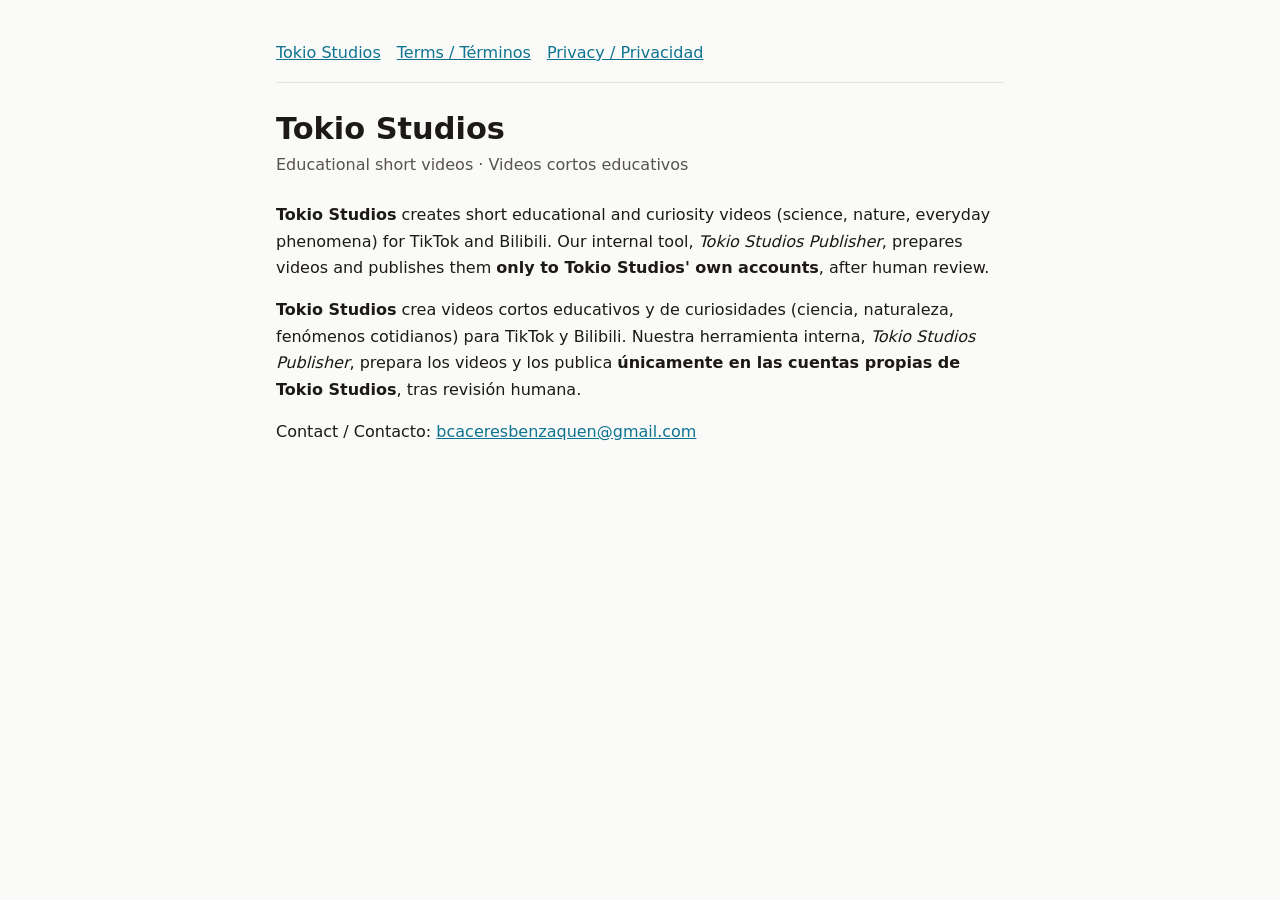
<file: index.html>
<!doctype html><html lang="es"><head><meta charset="utf-8"><meta name="viewport" content="width=device-width,initial-scale=1"><title>Tokio Studios</title><link rel="stylesheet" href="style.css"></head><body><main>
<nav><a href="index.html">Tokio Studios</a><a href="terms.html">Terms / Términos</a><a href="privacy.html">Privacy / Privacidad</a></nav>
<h1>Tokio Studios</h1>
<p class="meta">Educational short videos · Videos cortos educativos</p>
<p><strong>Tokio Studios</strong> creates short educational and curiosity videos (science, nature, everyday phenomena) for TikTok and Bilibili. Our internal tool, <em>Tokio Studios Publisher</em>, prepares videos and publishes them <strong>only to Tokio Studios' own accounts</strong>, after human review.</p>
<p><strong>Tokio Studios</strong> crea videos cortos educativos y de curiosidades (ciencia, naturaleza, fenómenos cotidianos) para TikTok y Bilibili. Nuestra herramienta interna, <em>Tokio Studios Publisher</em>, prepara los videos y los publica <strong>únicamente en las cuentas propias de Tokio Studios</strong>, tras revisión humana.</p>
<p>Contact / Contacto: <a href="mailto:bcaceresbenzaquen@gmail.com">bcaceresbenzaquen@gmail.com</a></p>
</main></body></html>
</file>
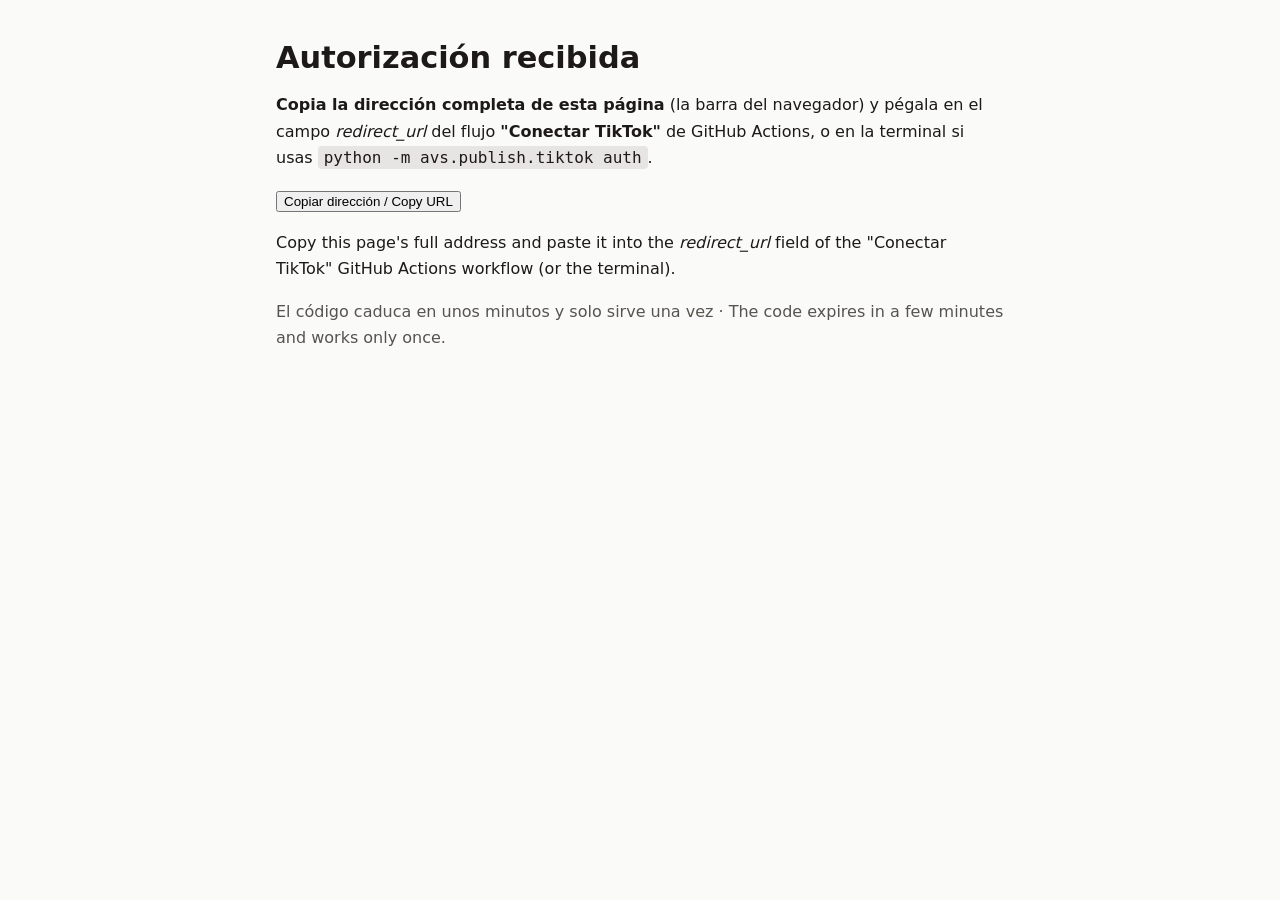
<file: callback.html>
<!doctype html><html lang="es"><head><meta charset="utf-8"><meta name="viewport" content="width=device-width,initial-scale=1"><meta name="robots" content="noindex"><title>Autorización recibida</title><link rel="stylesheet" href="style.css"></head><body><main>
<h1>Autorización recibida</h1>
<p><strong>Copia la dirección completa de esta página</strong> (la barra del navegador) y pégala en el campo <em>redirect_url</em> del flujo <strong>"Conectar TikTok"</strong> de GitHub Actions, o en la terminal si usas <code>python -m avs.publish.tiktok auth</code>.</p>
<p><button id="copy" type="button">Copiar dirección / Copy URL</button> <span id="ok"></span></p>
<p>Copy this page's full address and paste it into the <em>redirect_url</em> field of the "Conectar TikTok" GitHub Actions workflow (or the terminal).</p>
<script>document.getElementById("copy").onclick=function(){navigator.clipboard.writeText(location.href).then(function(){document.getElementById("ok").textContent="✓ Copiado";});};</script>
<p class="meta">El código caduca en unos minutos y solo sirve una vez · The code expires in a few minutes and works only once.</p>
</main></body></html>
</file>
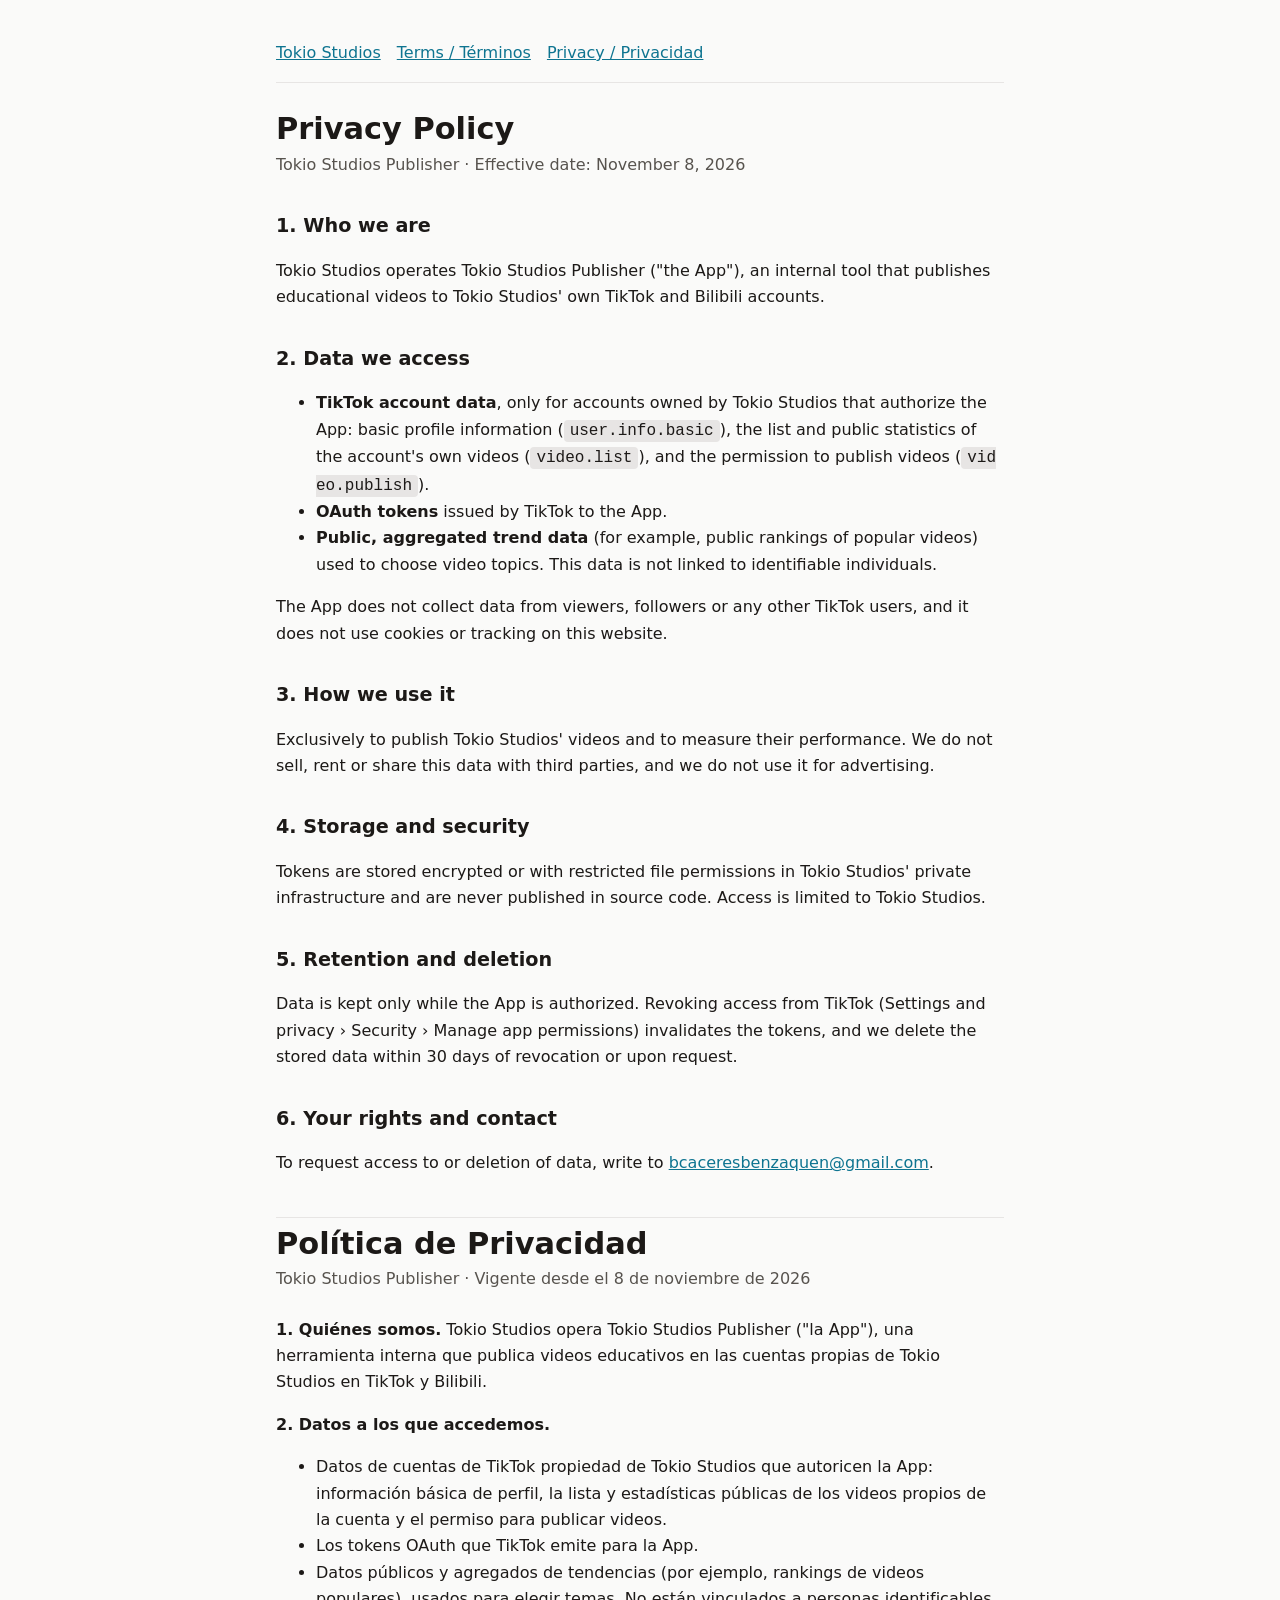
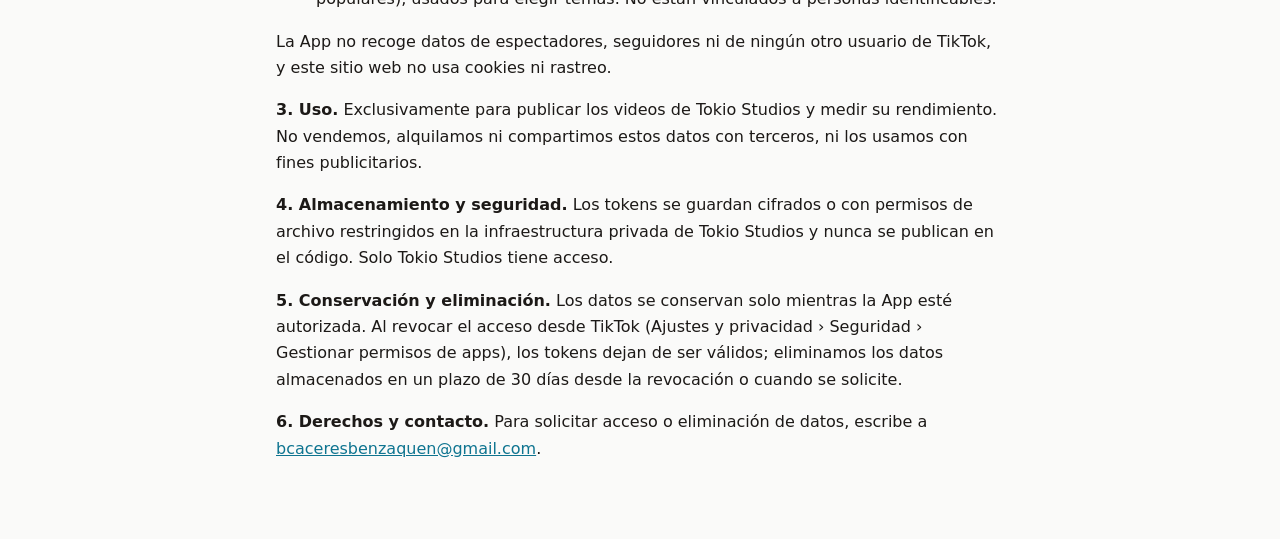
<file: privacy.html>
<!doctype html><html lang="en"><head><meta charset="utf-8"><meta name="viewport" content="width=device-width,initial-scale=1"><title>Privacy Policy</title><link rel="stylesheet" href="style.css"></head><body><main>
<nav><a href="index.html">Tokio Studios</a><a href="terms.html">Terms / Términos</a><a href="privacy.html">Privacy / Privacidad</a></nav>
<h1>Privacy Policy</h1>
<p class="meta">Tokio Studios Publisher · Effective date: November 8, 2026</p>
<h2>1. Who we are</h2>
<p>Tokio Studios operates Tokio Studios Publisher ("the App"), an internal tool that publishes educational videos to Tokio Studios' own TikTok and Bilibili accounts.</p>
<h2>2. Data we access</h2>
<ul>
<li><strong>TikTok account data</strong>, only for accounts owned by Tokio Studios that authorize the App: basic profile information (<code>user.info.basic</code>), the list and public statistics of the account's own videos (<code>video.list</code>), and the permission to publish videos (<code>video.publish</code>).</li>
<li><strong>OAuth tokens</strong> issued by TikTok to the App.</li>
<li><strong>Public, aggregated trend data</strong> (for example, public rankings of popular videos) used to choose video topics. This data is not linked to identifiable individuals.</li>
</ul>
<p>The App does not collect data from viewers, followers or any other TikTok users, and it does not use cookies or tracking on this website.</p>
<h2>3. How we use it</h2>
<p>Exclusively to publish Tokio Studios' videos and to measure their performance. We do not sell, rent or share this data with third parties, and we do not use it for advertising.</p>
<h2>4. Storage and security</h2>
<p>Tokens are stored encrypted or with restricted file permissions in Tokio Studios' private infrastructure and are never published in source code. Access is limited to Tokio Studios.</p>
<h2>5. Retention and deletion</h2>
<p>Data is kept only while the App is authorized. Revoking access from TikTok (Settings and privacy › Security › Manage app permissions) invalidates the tokens, and we delete the stored data within 30 days of revocation or upon request.</p>
<h2>6. Your rights and contact</h2>
<p>To request access to or deletion of data, write to <a href="mailto:bcaceresbenzaquen@gmail.com">bcaceresbenzaquen@gmail.com</a>.</p>
<div class="lang" lang="es">
<h1>Política de Privacidad</h1>
<p class="meta">Tokio Studios Publisher · Vigente desde el 8 de noviembre de 2026</p>
<p><strong>1. Quiénes somos.</strong> Tokio Studios opera Tokio Studios Publisher ("la App"), una herramienta interna que publica videos educativos en las cuentas propias de Tokio Studios en TikTok y Bilibili.</p>
<p><strong>2. Datos a los que accedemos.</strong></p>
<ul>
<li>Datos de cuentas de TikTok propiedad de Tokio Studios que autoricen la App: información básica de perfil, la lista y estadísticas públicas de los videos propios de la cuenta y el permiso para publicar videos.</li>
<li>Los tokens OAuth que TikTok emite para la App.</li>
<li>Datos públicos y agregados de tendencias (por ejemplo, rankings de videos populares), usados para elegir temas. No están vinculados a personas identificables.</li>
</ul>
<p>La App no recoge datos de espectadores, seguidores ni de ningún otro usuario de TikTok, y este sitio web no usa cookies ni rastreo.</p>
<p><strong>3. Uso.</strong> Exclusivamente para publicar los videos de Tokio Studios y medir su rendimiento. No vendemos, alquilamos ni compartimos estos datos con terceros, ni los usamos con fines publicitarios.</p>
<p><strong>4. Almacenamiento y seguridad.</strong> Los tokens se guardan cifrados o con permisos de archivo restringidos en la infraestructura privada de Tokio Studios y nunca se publican en el código. Solo Tokio Studios tiene acceso.</p>
<p><strong>5. Conservación y eliminación.</strong> Los datos se conservan solo mientras la App esté autorizada. Al revocar el acceso desde TikTok (Ajustes y privacidad › Seguridad › Gestionar permisos de apps), los tokens dejan de ser válidos; eliminamos los datos almacenados en un plazo de 30 días desde la revocación o cuando se solicite.</p>
<p><strong>6. Derechos y contacto.</strong> Para solicitar acceso o eliminación de datos, escribe a <a href="mailto:bcaceresbenzaquen@gmail.com">bcaceresbenzaquen@gmail.com</a>.</p>
</div></main></body></html>
</file>
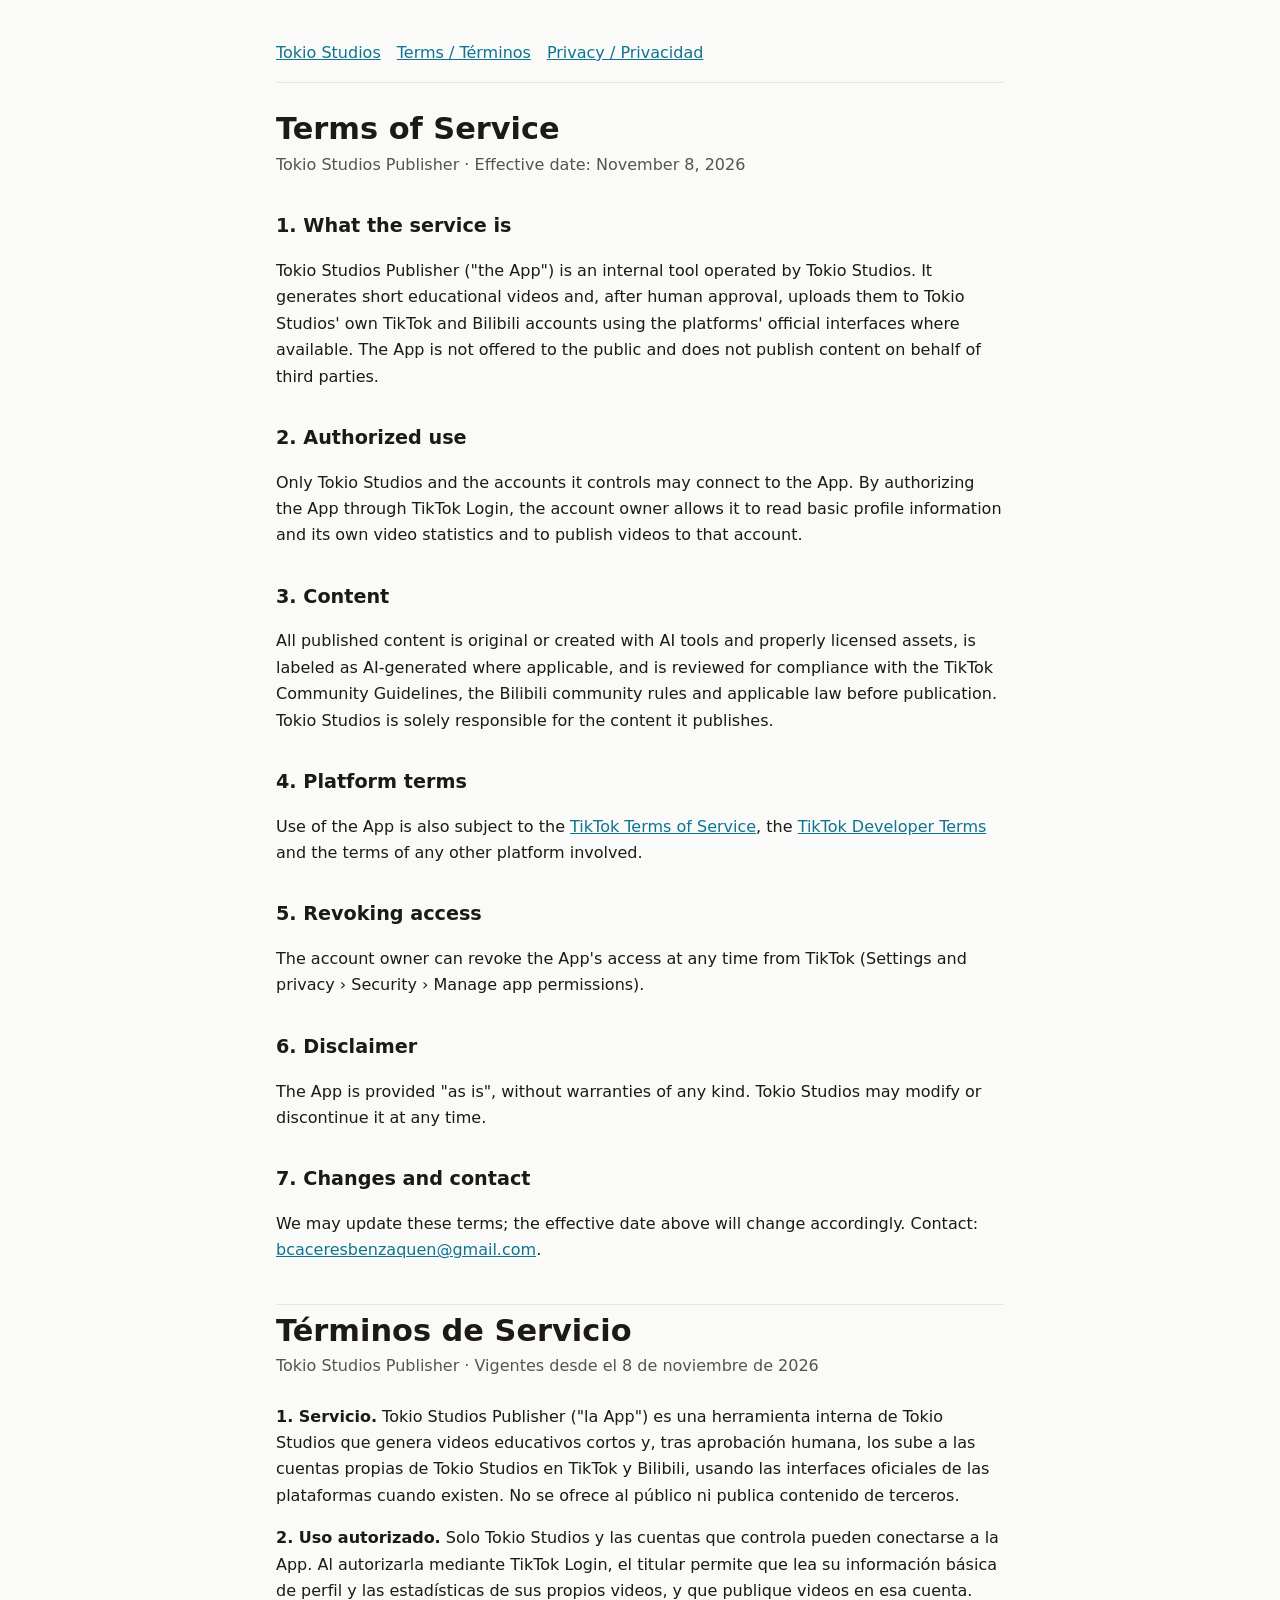
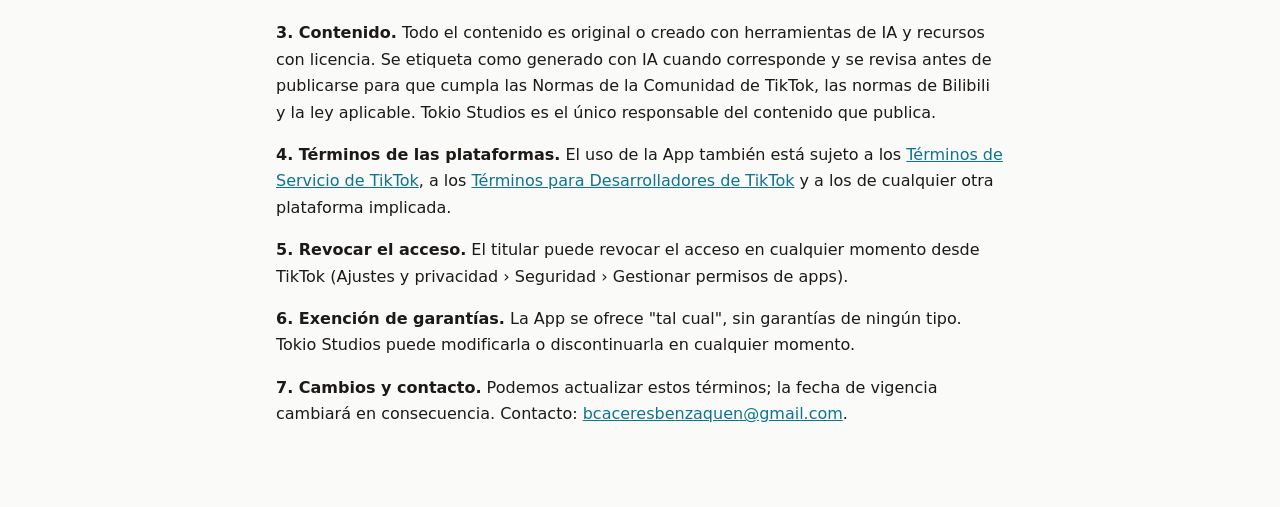
<file: terms.html>
<!doctype html><html lang="en"><head><meta charset="utf-8"><meta name="viewport" content="width=device-width,initial-scale=1"><title>Terms of Service</title><link rel="stylesheet" href="style.css"></head><body><main>
<nav><a href="index.html">Tokio Studios</a><a href="terms.html">Terms / Términos</a><a href="privacy.html">Privacy / Privacidad</a></nav>
<h1>Terms of Service</h1>
<p class="meta">Tokio Studios Publisher · Effective date: November 8, 2026</p>
<h2>1. What the service is</h2>
<p>Tokio Studios Publisher ("the App") is an internal tool operated by Tokio Studios. It generates short educational videos and, after human approval, uploads them to Tokio Studios' own TikTok and Bilibili accounts using the platforms' official interfaces where available. The App is not offered to the public and does not publish content on behalf of third parties.</p>
<h2>2. Authorized use</h2>
<p>Only Tokio Studios and the accounts it controls may connect to the App. By authorizing the App through TikTok Login, the account owner allows it to read basic profile information and its own video statistics and to publish videos to that account.</p>
<h2>3. Content</h2>
<p>All published content is original or created with AI tools and properly licensed assets, is labeled as AI-generated where applicable, and is reviewed for compliance with the TikTok Community Guidelines, the Bilibili community rules and applicable law before publication. Tokio Studios is solely responsible for the content it publishes.</p>
<h2>4. Platform terms</h2>
<p>Use of the App is also subject to the <a href="https://www.tiktok.com/legal/terms-of-service">TikTok Terms of Service</a>, the <a href="https://developers.tiktok.com/doc/tiktok-api-v2-developer-terms">TikTok Developer Terms</a> and the terms of any other platform involved.</p>
<h2>5. Revoking access</h2>
<p>The account owner can revoke the App's access at any time from TikTok (Settings and privacy › Security › Manage app permissions).</p>
<h2>6. Disclaimer</h2>
<p>The App is provided "as is", without warranties of any kind. Tokio Studios may modify or discontinue it at any time.</p>
<h2>7. Changes and contact</h2>
<p>We may update these terms; the effective date above will change accordingly. Contact: <a href="mailto:bcaceresbenzaquen@gmail.com">bcaceresbenzaquen@gmail.com</a>.</p>
<div class="lang" lang="es">
<h1>Términos de Servicio</h1>
<p class="meta">Tokio Studios Publisher · Vigentes desde el 8 de noviembre de 2026</p>
<p><strong>1. Servicio.</strong> Tokio Studios Publisher ("la App") es una herramienta interna de Tokio Studios que genera videos educativos cortos y, tras aprobación humana, los sube a las cuentas propias de Tokio Studios en TikTok y Bilibili, usando las interfaces oficiales de las plataformas cuando existen. No se ofrece al público ni publica contenido de terceros.</p>
<p><strong>2. Uso autorizado.</strong> Solo Tokio Studios y las cuentas que controla pueden conectarse a la App. Al autorizarla mediante TikTok Login, el titular permite que lea su información básica de perfil y las estadísticas de sus propios videos, y que publique videos en esa cuenta.</p>
<p><strong>3. Contenido.</strong> Todo el contenido es original o creado con herramientas de IA y recursos con licencia. Se etiqueta como generado con IA cuando corresponde y se revisa antes de publicarse para que cumpla las Normas de la Comunidad de TikTok, las normas de Bilibili y la ley aplicable. Tokio Studios es el único responsable del contenido que publica.</p>
<p><strong>4. Términos de las plataformas.</strong> El uso de la App también está sujeto a los <a href="https://www.tiktok.com/legal/terms-of-service">Términos de Servicio de TikTok</a>, a los <a href="https://developers.tiktok.com/doc/tiktok-api-v2-developer-terms">Términos para Desarrolladores de TikTok</a> y a los de cualquier otra plataforma implicada.</p>
<p><strong>5. Revocar el acceso.</strong> El titular puede revocar el acceso en cualquier momento desde TikTok (Ajustes y privacidad › Seguridad › Gestionar permisos de apps).</p>
<p><strong>6. Exención de garantías.</strong> La App se ofrece "tal cual", sin garantías de ningún tipo. Tokio Studios puede modificarla o discontinuarla en cualquier momento.</p>
<p><strong>7. Cambios y contacto.</strong> Podemos actualizar estos términos; la fecha de vigencia cambiará en consecuencia. Contacto: <a href="mailto:bcaceresbenzaquen@gmail.com">bcaceresbenzaquen@gmail.com</a>.</p>
</div></main></body></html>
</file>
<file: style.css>
:root{--bg:#fafaf9;--fg:#1c1917;--muted:#57534e;--accent:#0e7490;--line:#e7e5e4}
@media (prefers-color-scheme:dark){:root{--bg:#1c1917;--fg:#f5f5f4;--muted:#a8a29e;--accent:#22d3ee;--line:#44403c}}
*{box-sizing:border-box}body{margin:0;background:var(--bg);color:var(--fg);font:16px/1.65 system-ui,-apple-system,"Segoe UI",sans-serif}
main{max-width:760px;margin:0 auto;padding:40px 16px 64px}h1{font-size:1.9rem;line-height:1.2;margin:0 0 4px}
h2{font-size:1.2rem;margin:2rem 0 .5rem}.meta{color:var(--muted);margin:0 0 1.5rem}a{color:var(--accent)}
nav{display:flex;gap:16px;flex-wrap:wrap;padding-bottom:16px;border-bottom:1px solid var(--line);margin-bottom:28px}
.lang{border-top:1px solid var(--line);margin-top:40px;padding-top:8px}code{background:var(--line);padding:2px 6px;border-radius:4px;word-break:break-all}
</file>
